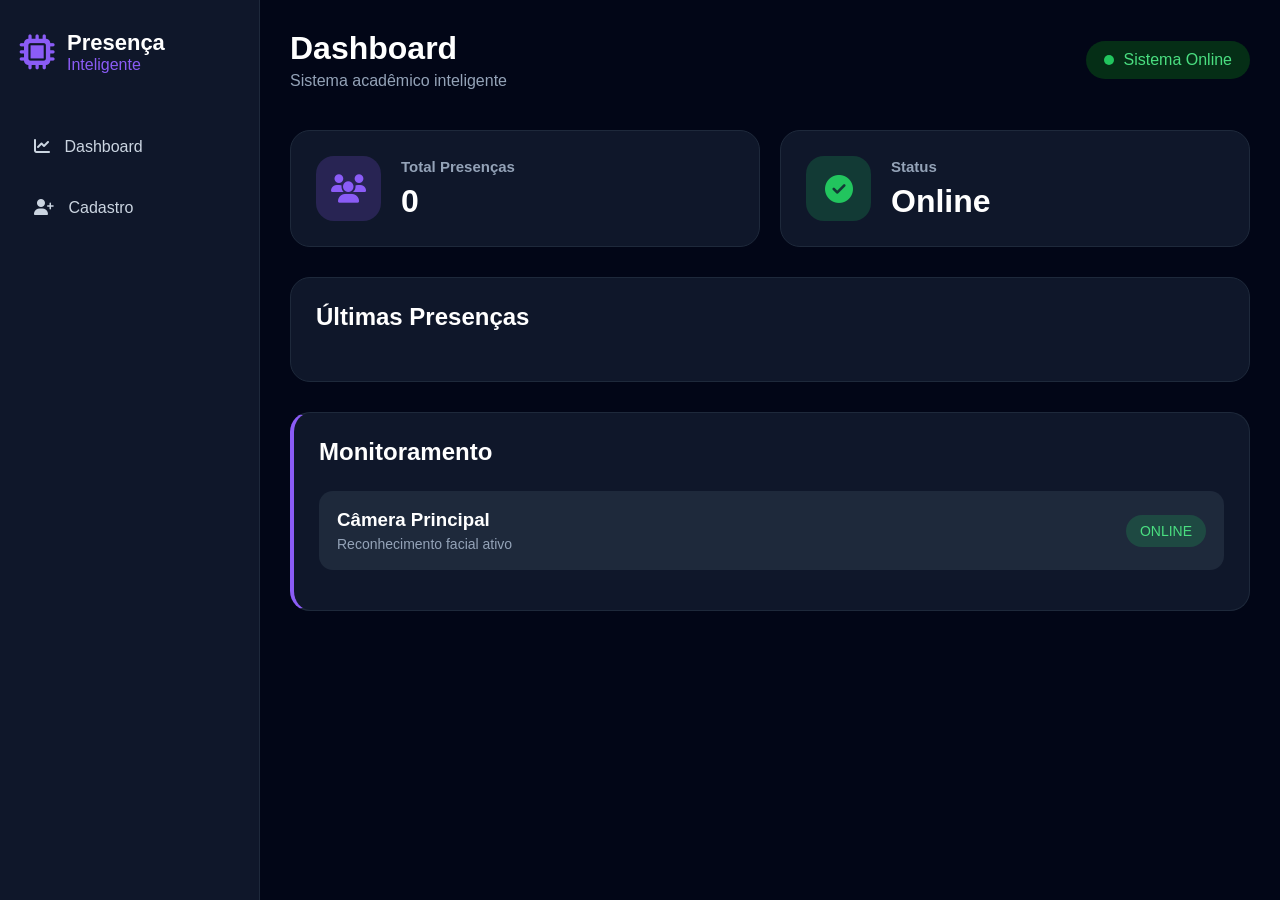
<file: Projeto_Presen-a-master/frontend/index.html>
<!DOCTYPE html>
<html lang="pt-BR">
<head>
  <meta charset="UTF-8" />
  <meta name="viewport" content="width=device-width, initial-scale=1.0" />

  <title>Presença Inteligente</title>

  <link rel="stylesheet" href="style.css" />

  <link
    rel="stylesheet"
    href="https://cdnjs.cloudflare.com/ajax/libs/font-awesome/6.5.2/css/all.min.css"
  />
</head>

<body>

  <button class="menu-mobile" id="menuMobile">
    <i class="fa-solid fa-bars"></i>
  </button>

  <div class="overlay" id="overlay"></div>

  <aside class="sidebar" id="sidebar">

    <div class="logo">
      <i class="fa-solid fa-microchip"></i>

      <div>
        <h2>Presença</h2>
        <p>Inteligente</p>
      </div>
    </div>

    <nav>
      <a href="index.html">
        <i class="fa-solid fa-chart-line"></i>
        Dashboard
      </a>

      <a href="cadastro.html">
        <i class="fa-solid fa-user-plus"></i>
        Cadastro
      </a>
    </nav>

  </aside>

  <main class="content">

    <header class="topbar">
      <div>
        <h1>Dashboard</h1>
        <p>Sistema acadêmico inteligente</p>
      </div>

      <div class="status-online">
        <span></span>
        Sistema Online
      </div>
    </header>

    <section class="cards">

      <div class="card">
        <div class="icon purple">
          <i class="fa-solid fa-users"></i>
        </div>

        <div>
          <h3>Total Presenças</h3>
          <h2 id="totalPresencas">0</h2>
        </div>
      </div>

      <div class="card">
        <div class="icon green">
          <i class="fa-solid fa-circle-check"></i>
        </div>

        <div>
          <h3>Status</h3>
          <h2 id="statusSistema">Online</h2>
        </div>
      </div>

    </section>

    <section class="presencas">
      <div class="section-title">
        <h2>Últimas Presenças</h2>
      </div>

      <div id="listaPresencas"></div>
    </section>

    <section class="presencas monitoramento">
      <div class="section-title">
        <h2>Monitoramento</h2>
      </div>

      <div class="presenca-item">
        <div class="presenca-info">
          <h3>Câmera Principal</h3>
          <p>Reconhecimento facial ativo</p>
        </div>

        <div class="status-presente">ONLINE</div>
      </div>
    </section>

  </main>

  <script src="script.js"></script>
</body>
</html>
</file>
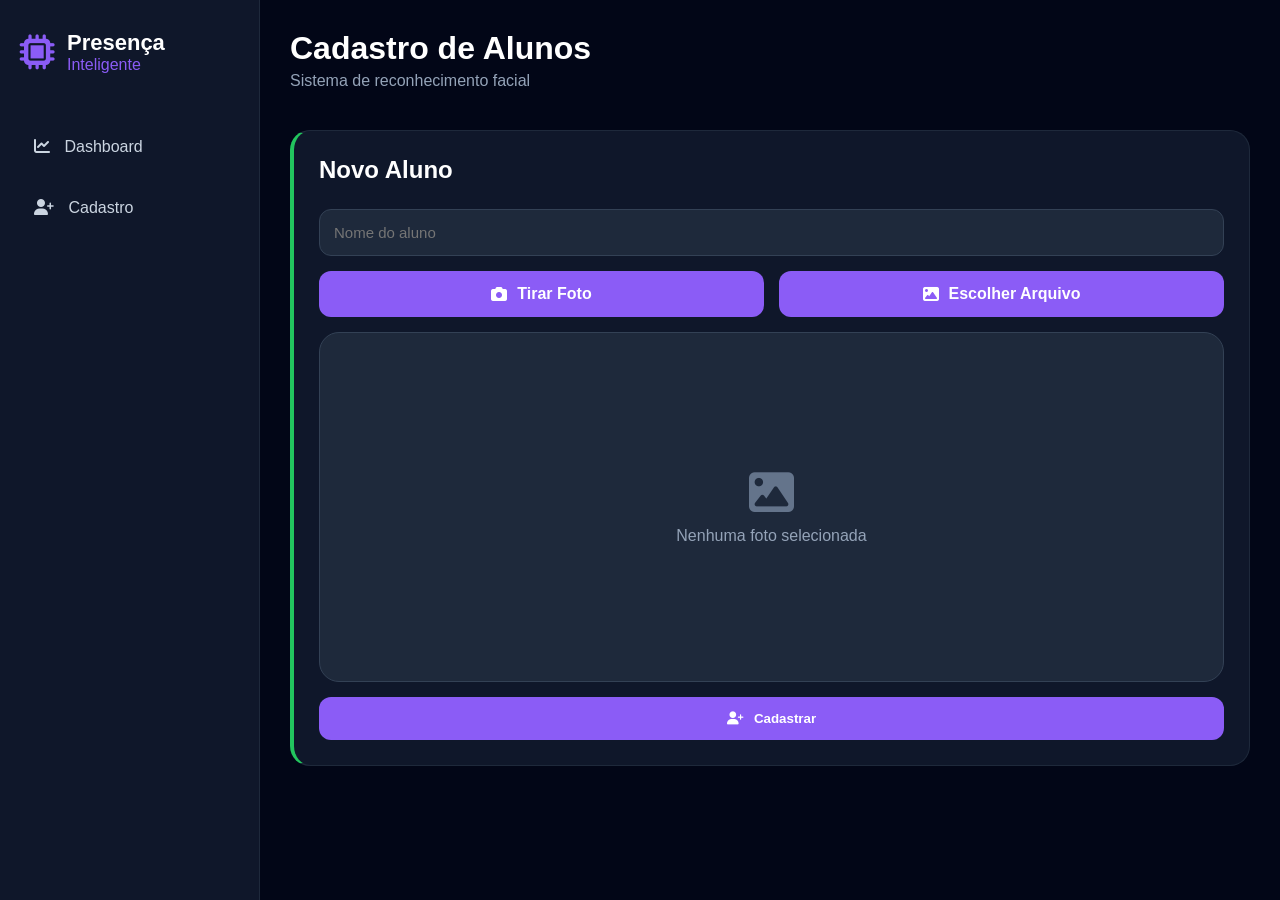
<file: Projeto_Presen-a-master/frontend/cadastro.html>
<!DOCTYPE html>
<html lang="pt-BR">
<head>
  <meta charset="UTF-8">

  <meta
    name="viewport"
    content="width=device-width, initial-scale=1.0"
  >

  <title>Cadastro de Alunos</title>

  <link rel="stylesheet" href="style.css">

  <link
    rel="stylesheet"
    href="https://cdnjs.cloudflare.com/ajax/libs/font-awesome/6.5.2/css/all.min.css"
  >
</head>

<body>

  <button class="menu-mobile" id="menuMobile">
    <i class="fa-solid fa-bars"></i>
  </button>

  <div class="overlay" id="overlay"></div>

  <aside class="sidebar" id="sidebar">

    <div class="logo">
      <i class="fa-solid fa-microchip"></i>

      <div>
        <h2>Presença</h2>
        <p>Inteligente</p>
      </div>
    </div>

    <nav>
      <a href="index.html">
        <i class="fa-solid fa-chart-line"></i>
        Dashboard
      </a>

      <a href="cadastro.html">
        <i class="fa-solid fa-user-plus"></i>
        Cadastro
      </a>
    </nav>

  </aside>

  <main class="content">

    <header class="topbar">
      <div>
        <h1>Cadastro de Alunos</h1>
        <p>Sistema de reconhecimento facial</p>
      </div>
    </header>

    <section class="presencas cadastro">

      <div class="section-title">
        <h2>Novo Aluno</h2>
      </div>

      <form id="formCadastro">

        <input
          type="text"
          id="nomeAluno"
          placeholder="Nome do aluno"
          required
        />

        <div class="acoes-upload">

          <label class="custom-file-upload" for="cameraInput">
            <i class="fa-solid fa-camera"></i>
            Tirar Foto
          </label>

          <input
            type="file"
            id="cameraInput"
            accept="image/*"
            capture="user"
            hidden
          />

          <label class="custom-file-upload" for="fotoAluno">
            <i class="fa-solid fa-image"></i>
            Escolher Arquivo
          </label>

          <input
            type="file"
            id="fotoAluno"
            accept="image/*"
            hidden
          />

        </div>

        <div class="camera-container">
          <img
            id="preview"
            class="preview-img"
            alt="Pré-visualização da foto"
          >

          <div class="preview-placeholder" id="previewPlaceholder">
            <i class="fa-solid fa-image"></i>
            <p>Nenhuma foto selecionada</p>
          </div>
        </div>

        <button type="submit">
          <i class="fa-solid fa-user-plus"></i>
          Cadastrar
        </button>

      </form>

    </section>

  </main>

  <script src="script.js"></script>
</body>
</html>
</file>
<file: Projeto_Presen-a-master/frontend/style.css>
* {
  margin: 0;
  padding: 0;
  box-sizing: border-box;
}

html {
  width: 100%;
  overflow-x: hidden;
}

body {
  font-family: Arial, sans-serif;
  background: #020617;
  color: white;
  display: flex;
  min-height: 100vh;
  width: 100%;
  overflow-x: hidden;
}

.menu-mobile {
  display: none;
}

.overlay {
  display: none;
}

.sidebar {
  width: 260px;
  min-height: 100vh;
  background: #0f172a;
  border-right: 1px solid #1e293b;
  padding: 30px 20px;
  overflow-y: auto;
}

.logo {
  display: flex;
  align-items: center;
  gap: 12px;
  margin-bottom: 50px;
}

.logo i {
  font-size: 35px;
  color: #8b5cf6;
}

.logo h2 {
  font-size: 22px;
}

.logo p {
  color: #8b5cf6;
}

nav {
  display: flex;
  flex-direction: column;
  gap: 15px;
}

nav a {
  text-decoration: none;
  color: #cbd5e1;
  padding: 14px;
  border-radius: 12px;
  transition: 0.3s;
}

nav a:hover {
  background: #1e293b;
}

nav i {
  margin-right: 10px;
}

.content {
  flex: 1;
  padding: 30px;
  width: calc(100% - 260px);
}

.topbar {
  display: flex;
  justify-content: space-between;
  align-items: center;
  margin-bottom: 40px;
  gap: 20px;
}

.topbar h1 {
  font-size: 32px;
}

.topbar p {
  color: #94a3b8;
  margin-top: 5px;
}

.status-online {
  background: #052e16;
  color: #4ade80;
  padding: 10px 18px;
  border-radius: 30px;
  display: flex;
  align-items: center;
  gap: 10px;
  white-space: nowrap;
}

.status-online span {
  width: 10px;
  height: 10px;
  background: #22c55e;
  border-radius: 50%;
}

.cards {
  display: grid;
  grid-template-columns: repeat(auto-fit, minmax(240px, 1fr));
  gap: 20px;
  margin-bottom: 30px;
}

.card {
  background: #0f172a;
  border: 1px solid #1e293b;
  border-radius: 20px;
  padding: 25px;
  display: flex;
  align-items: center;
  gap: 20px;
}

.icon {
  width: 65px;
  height: 65px;
  border-radius: 18px;
  display: flex;
  align-items: center;
  justify-content: center;
  flex-shrink: 0;
}

.icon i {
  font-size: 28px;
}

.purple {
  background: rgba(139, 92, 246, 0.2);
  color: #8b5cf6;
}

.green {
  background: rgba(34, 197, 94, 0.2);
  color: #22c55e;
}

.card h3 {
  color: #94a3b8;
  margin-bottom: 8px;
  font-size: 15px;
}

.card h2 {
  font-size: 32px;
}

.presencas {
  background: #0f172a;
  border: 1px solid #1e293b;
  border-radius: 20px;
  padding: 25px;
  margin-bottom: 30px;
}

.section-title {
  margin-bottom: 25px;
}

.section-title h2 {
  font-size: 24px;
}

.presenca-item {
  background: #1e293b;
  padding: 18px;
  border-radius: 14px;
  margin-bottom: 15px;
  display: flex;
  justify-content: space-between;
  align-items: center;
  gap: 12px;
}

.presenca-info h3 {
  margin-bottom: 5px;
}

.presenca-info p {
  color: #94a3b8;
  font-size: 14px;
}

.status-presente {
  background: rgba(34, 197, 94, 0.2);
  color: #4ade80;
  padding: 8px 14px;
  border-radius: 20px;
  font-size: 14px;
  white-space: nowrap;
}

.monitoramento {
  border-left: 4px solid #8b5cf6;
}

.cadastro {
  border-left: 4px solid #22c55e;
}

form {
  display: flex;
  flex-direction: column;
  gap: 15px;
}

input {
  background: #1e293b;
  border: 1px solid #334155;
  padding: 14px;
  border-radius: 12px;
  color: white;
  font-size: 15px;
}

input:focus {
  outline: none;
  border-color: #8b5cf6;
}

button {
  background: #8b5cf6;
  border: none;
  padding: 14px;
  border-radius: 12px;
  color: white;
  font-weight: bold;
  cursor: pointer;
  transition: 0.3s;
  display: flex;
  align-items: center;
  justify-content: center;
  gap: 10px;
}

button:hover {
  opacity: 0.8;
}

.acoes-upload {
  display: flex;
  gap: 15px;
}

.custom-file-upload {
  flex: 1;
  background: #8b5cf6;
  padding: 14px;
  border-radius: 12px;
  cursor: pointer;
  display: flex;
  align-items: center;
  justify-content: center;
  gap: 10px;
  font-weight: bold;
  transition: 0.3s;
  text-align: center;
}

.custom-file-upload:hover {
  opacity: 0.8;
}

.camera-container {
  width: 100%;
  height: 350px;
  background: #1e293b;
  border-radius: 20px;
  overflow: hidden;
  border: 1px solid #334155;
  position: relative;
  display: flex;
  align-items: center;
  justify-content: center;
}

.preview-img {
  width: 100%;
  height: 100%;
  object-fit: cover;
  display: none;
}

.preview-placeholder {
  width: 100%;
  height: 100%;
  color: #94a3b8;
  display: flex;
  align-items: center;
  justify-content: center;
  flex-direction: column;
  text-align: center;
  gap: 12px;
}

.preview-placeholder i {
  font-size: 45px;
  color: #64748b;
}

@media(max-width: 900px) {

  body {
    display: block;
  }

  .menu-mobile {
    display: flex;
    position: fixed;
    top: 16px;
    left: 16px;
    z-index: 3000;
    background: #8b5cf6;
    color: white;
    border: none;
    width: 48px;
    height: 48px;
    border-radius: 12px;
    font-size: 20px;
    align-items: center;
    justify-content: center;
  }

  .menu-mobile.hidden {
    display: none;
  }

  .overlay {
    display: block;
    position: fixed;
    inset: 0;
    background: rgba(0, 0, 0, 0.6);
    z-index: 2000;
    opacity: 0;
    visibility: hidden;
    transition: 0.3s;
  }

  .overlay.active {
    opacity: 1;
    visibility: visible;
  }

  .sidebar {
    position: fixed;
    top: 0;
    left: -280px;
    width: 260px;
    height: 100vh;
    min-height: 100vh;
    z-index: 2500;
    transition: 0.3s;
    box-shadow: 10px 0 40px rgba(0, 0, 0, 0.4);
  }

  .sidebar.active {
    left: 0;
  }

  .content {
    width: 100%;
    padding: 90px 16px 20px;
  }

  .topbar {
    flex-direction: column;
    align-items: flex-start;
    margin-bottom: 25px;
  }

  .topbar h1 {
    font-size: 26px;
  }

  .cards {
    grid-template-columns: 1fr;
  }

  .card {
    padding: 20px;
  }

  .presencas {
    padding: 18px;
    border-radius: 16px;
  }

  .presenca-item {
    flex-direction: column;
    align-items: flex-start;
  }

  .acoes-upload {
    flex-direction: column;
  }

  .camera-container {
    height: 260px;
  }
}
</file>
